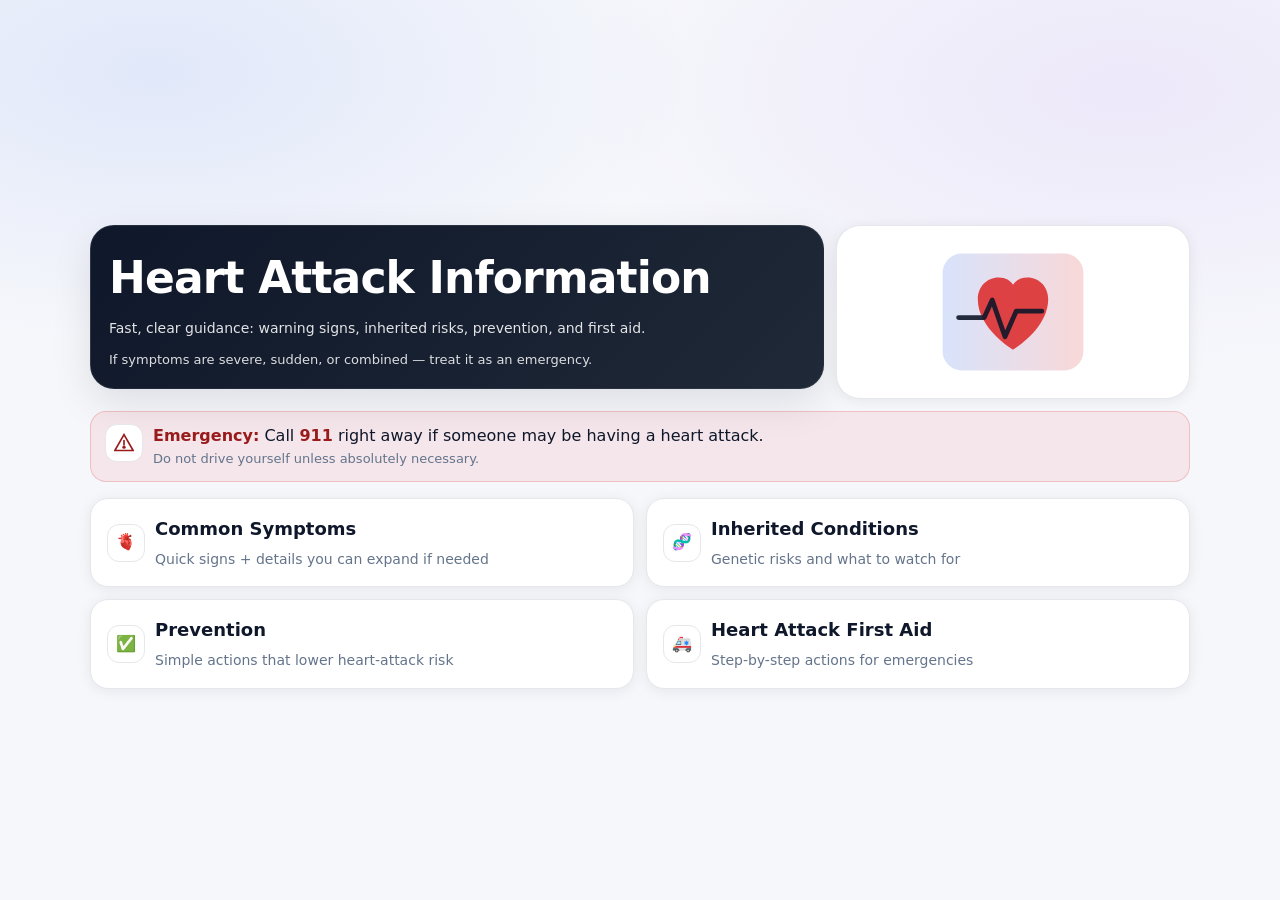
<file: index.html>
<!doctype html>
<html lang="en">
<head>
  <meta charset="utf-8" />
  <meta name="viewport" content="width=device-width, initial-scale=1" />
  <title>Heart Attack Information</title>
  <link rel="stylesheet" href="styles.css">
</head>

<body>
  <main class="fullscreen">
    <div class="fullscreen-inner">

      <section class="header">
        <div class="title-block">
          <h1>Heart Attack Information</h1>
          <p>Fast, clear guidance: warning signs, inherited risks, prevention, and first aid.</p>
          <div class="kicker">If symptoms are severe, sudden, or combined — treat it as an emergency.</div>
        </div>

        <div class="illustration" aria-hidden="true">
          <!-- Simple inline “graphic” (no image files needed) -->
          <svg width="160" height="140" viewBox="0 0 200 170" role="img">
            <defs>
              <linearGradient id="g" x1="0" x2="1">
                <stop offset="0" stop-color="#2563eb" stop-opacity="0.18"/>
                <stop offset="1" stop-color="#dc2626" stop-opacity="0.18"/>
              </linearGradient>
            </defs>
            <rect x="12" y="12" width="176" height="146" rx="24" fill="url(#g)" />
            <path d="M100 132s-44-26-44-63c0-15 11-27 26-27 9 0 15 4 18 9 3-5 9-9 18-9 15 0 26 12 26 27 0 37-44 63-44 63z"
                  fill="#dc2626" opacity="0.85"/>
            <path d="M32 92h32l10-22 16 46 14-32h32" fill="none" stroke="#0f172a" stroke-width="6" stroke-linecap="round" stroke-linejoin="round" opacity="0.9"/>
          </svg>
        </div>
      </section>

      <div class="emergency-strip">
        <div class="icon" aria-hidden="true">
          <svg width="20" height="20" viewBox="0 0 24 24">
            <path d="M12 2 1 21h22L12 2z" fill="none" stroke="#991b1b" stroke-width="2"/>
            <path d="M12 9v5" stroke="#991b1b" stroke-width="2" stroke-linecap="round"/>
            <path d="M12 17h.01" stroke="#991b1b" stroke-width="4" stroke-linecap="round"/>
          </svg>
        </div>
        <div>
          <strong>Emergency:</strong> Call <strong>911</strong> right away if someone may be having a heart attack.
          <div class="small">Do not drive yourself unless absolutely necessary.</div>
        </div>
      </div>

      <section class="home-grid">
        <a class="home-card" href="symptoms.html">
          <div class="row">
            <div class="icon" aria-hidden="true">🫀</div>
            <div>
              <h2>Common Symptoms</h2>
              <p>Quick signs + details you can expand if needed</p>
            </div>
          </div>
        </a>

        <a class="home-card" href="inherited.html">
          <div class="row">
            <div class="icon" aria-hidden="true">🧬</div>
            <div>
              <h2>Inherited Conditions</h2>
              <p>Genetic risks and what to watch for</p>
            </div>
          </div>
        </a>

        <a class="home-card" href="prevention.html">
          <div class="row">
            <div class="icon" aria-hidden="true">✅</div>
            <div>
              <h2>Prevention</h2>
              <p>Simple actions that lower heart-attack risk</p>
            </div>
          </div>
        </a>

        <a class="home-card" href="firstaid.html">
          <div class="row">
            <div class="icon" aria-hidden="true">🚑</div>
            <div>
              <h2>Heart Attack First Aid</h2>
              <p>Step-by-step actions for emergencies</p>
            </div>
          </div>
        </a>
      </section>

    </div>
  </main>
</body>
</html>
</file>
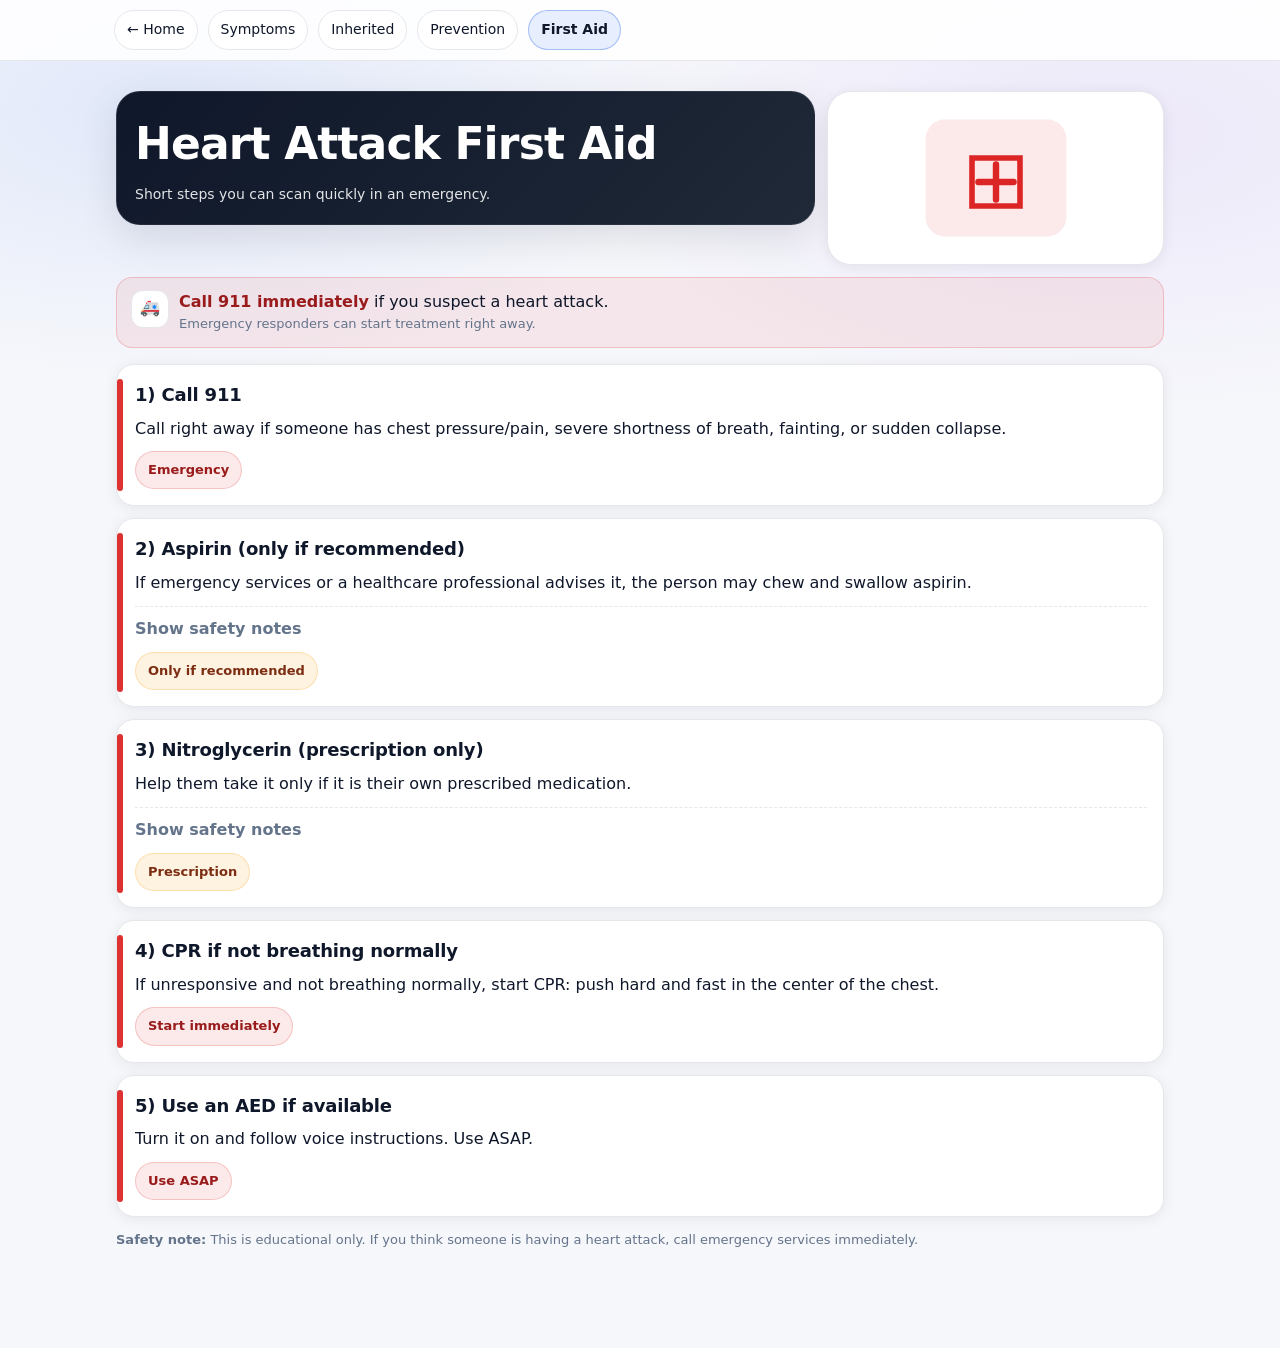
<file: firstaid.html>
<!doctype html>
<html lang="en">
<head>
  <meta charset="utf-8" />
  <meta name="viewport" content="width=device-width, initial-scale=1" />
  <title>Heart Attack First Aid</title>
  <link rel="stylesheet" href="styles.css">
</head>

<body>
  <nav>
    <div class="nav-wrap">
      <a class="nav-pill" href="index.html">← Home</a>
      <a class="nav-pill" href="symptoms.html">Symptoms</a>
      <a class="nav-pill" href="inherited.html">Inherited</a>
      <a class="nav-pill" href="prevention.html">Prevention</a>
      <a class="nav-pill active" href="firstaid.html">First Aid</a>
    </div>
  </nav>

  <main class="container">
    <section class="header">
      <div class="title-block">
        <h1>Heart Attack First Aid</h1>
        <p>Short steps you can scan quickly in an emergency.</p>
      </div>

      <div class="illustration" aria-hidden="true">
        <svg width="160" height="140" viewBox="0 0 200 170">
          <rect x="12" y="12" width="176" height="146" rx="24" fill="rgba(220,38,38,.10)"/>
          <path d="M70 60h60v60H70z" fill="none" stroke="#dc2626" stroke-width="7" rx="10"/>
          <path d="M100 68v44M78 90h44" stroke="#dc2626" stroke-width="8" stroke-linecap="round"/>
        </svg>
      </div>
    </section>

    <div class="emergency-strip">
      <div class="icon" aria-hidden="true">🚑</div>
      <div>
        <strong>Call 911 immediately</strong> if you suspect a heart attack.
        <div class="small">Emergency responders can start treatment right away.</div>
      </div>
    </div>

    <div class="card accent red">
      <h2>1) Call 911</h2>
      <p>Call right away if someone has chest pressure/pain, severe shortness of breath, fainting, or sudden collapse.</p>
      <div class="chips"><span class="chip red">Emergency</span></div>
    </div>

    <div class="card accent red">
      <h2>2) Aspirin (only if recommended)</h2>
      <p>If emergency services or a healthcare professional advises it, the person may chew and swallow aspirin.</p>
      <details><summary>Show safety notes</summary>
        <p>Do not give aspirin if allergic, bleeding risk, or told not to take it.</p>
      </details>
      <div class="chips"><span class="chip amber">Only if recommended</span></div>
    </div>

    <div class="card accent red">
      <h2>3) Nitroglycerin (prescription only)</h2>
      <p>Help them take it only if it is their own prescribed medication.</p>
      <details><summary>Show safety notes</summary>
        <p>Do not give nitroglycerin to someone who was not prescribed it.</p>
      </details>
      <div class="chips"><span class="chip amber">Prescription</span></div>
    </div>

    <div class="card accent red">
      <h2>4) CPR if not breathing normally</h2>
      <p>If unresponsive and not breathing normally, start CPR: push hard and fast in the center of the chest.</p>
      <div class="chips"><span class="chip red">Start immediately</span></div>
    </div>

    <div class="card accent red">
      <h2>5) Use an AED if available</h2>
      <p>Turn it on and follow voice instructions. Use ASAP.</p>
      <div class="chips"><span class="chip red">Use ASAP</span></div>
    </div>

    <p class="note"><strong>Safety note:</strong> This is educational only. If you think someone is having a heart attack, call emergency services immediately.</p>
  </main>
</body>
</html>
</file>
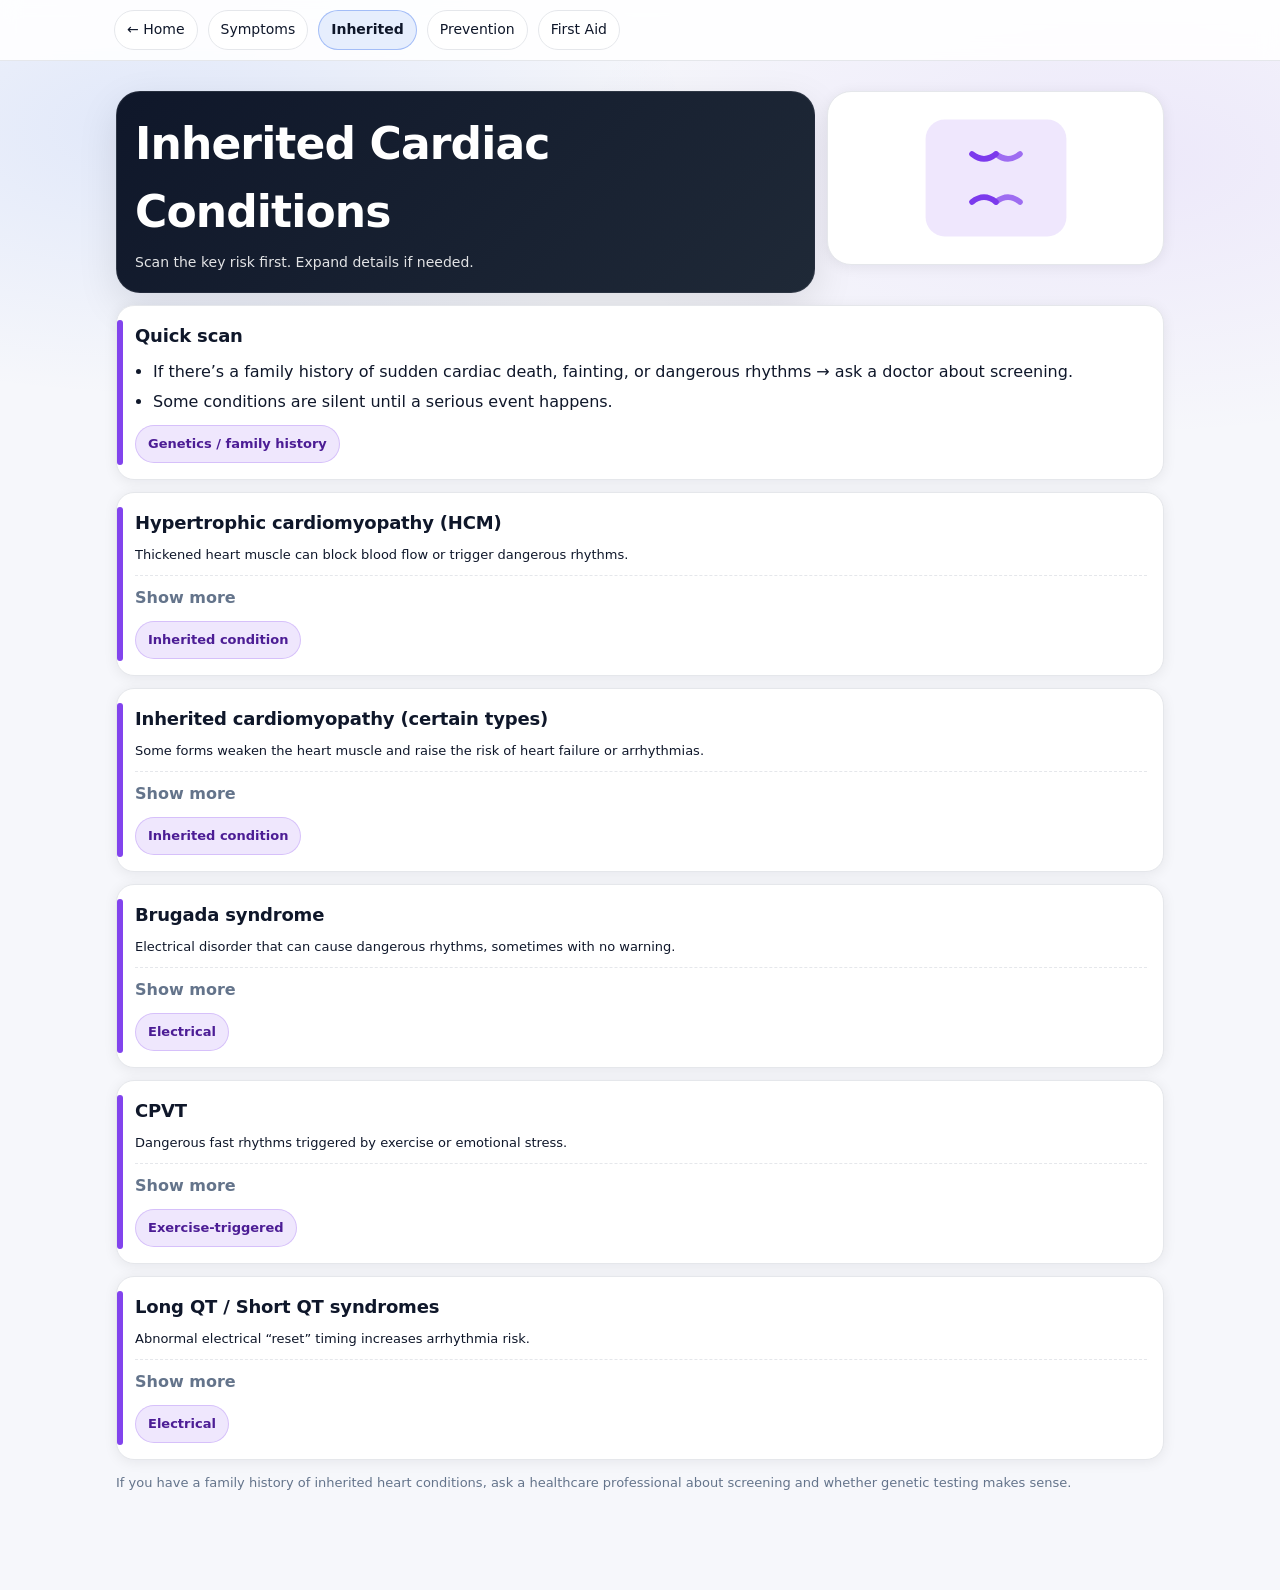
<file: inherited.html>
<!doctype html>
<html lang="en">
<head>
  <meta charset="utf-8" />
  <meta name="viewport" content="width=device-width, initial-scale=1" />
  <title>Inherited Cardiac Conditions</title>
  <link rel="stylesheet" href="styles.css">
</head>

<body>
  <nav>
    <div class="nav-wrap">
      <a class="nav-pill" href="index.html">← Home</a>
      <a class="nav-pill" href="symptoms.html">Symptoms</a>
      <a class="nav-pill active" href="inherited.html">Inherited</a>
      <a class="nav-pill" href="prevention.html">Prevention</a>
      <a class="nav-pill" href="firstaid.html">First Aid</a>
    </div>
  </nav>

  <main class="container">
    <section class="header">
      <div class="title-block">
        <h1>Inherited Cardiac Conditions</h1>
        <p>Scan the key risk first. Expand details if needed.</p>
      </div>

      <div class="illustration" aria-hidden="true">
        <svg width="160" height="140" viewBox="0 0 200 170">
          <rect x="12" y="12" width="176" height="146" rx="24" fill="rgba(124,58,237,.12)"/>
          <path d="M70 55c10 8 20 8 30 0M70 115c10-8 20-8 30 0" fill="none" stroke="#7c3aed" stroke-width="7" stroke-linecap="round"/>
          <path d="M100 55c10 8 20 8 30 0M100 115c10-8 20-8 30 0" fill="none" stroke="#7c3aed" stroke-width="7" stroke-linecap="round" opacity="0.7"/>
        </svg>
      </div>
    </section>

    <div class="card accent purple">
      <h2>Quick scan</h2>
      <ul class="list">
        <li>If there’s a family history of sudden cardiac death, fainting, or dangerous rhythms → ask a doctor about screening.</li>
        <li>Some conditions are silent until a serious event happens.</li>
      </ul>
      <div class="chips"><span class="chip purple">Genetics / family history</span></div>
    </div>

    <div class="card accent purple">
      <h2>Hypertrophic cardiomyopathy (HCM)</h2>
      <p class="note">Thickened heart muscle can block blood flow or trigger dangerous rhythms.</p>
      <details>
        <summary>Show more</summary>
        <p>Some people have no symptoms; others may have chest pain, fainting, or shortness of breath.</p>
        <p class="note">Often taught as ~1 in 500 (varies by population and how it’s measured).</p>
      </details>
      <div class="chips"><span class="chip purple">Inherited condition</span></div>
    </div>

    <div class="card accent purple">
      <h2>Inherited cardiomyopathy (certain types)</h2>
      <p class="note">Some forms weaken the heart muscle and raise the risk of heart failure or arrhythmias.</p>
      <details><summary>Show more</summary>
        <p>Examples include dilated or arrhythmogenic cardiomyopathy in some families.</p>
      </details>
      <div class="chips"><span class="chip purple">Inherited condition</span></div>
    </div>

    <div class="card accent purple">
      <h2>Brugada syndrome</h2>
      <p class="note">Electrical disorder that can cause dangerous rhythms, sometimes with no warning.</p>
      <details><summary>Show more</summary>
        <p>It may not show symptoms until fainting or sudden cardiac arrest occurs.</p>
      </details>
      <div class="chips"><span class="chip purple">Electrical</span></div>
    </div>

    <div class="card accent purple">
      <h2>CPVT</h2>
      <p class="note">Dangerous fast rhythms triggered by exercise or emotional stress.</p>
      <details><summary>Show more</summary>
        <p>Heart structure can be normal, but rhythm becomes unstable with adrenaline.</p>
      </details>
      <div class="chips"><span class="chip purple">Exercise-triggered</span></div>
    </div>

    <div class="card accent purple">
      <h2>Long QT / Short QT syndromes</h2>
      <p class="note">Abnormal electrical “reset” timing increases arrhythmia risk.</p>
      <details><summary>Show more</summary>
        <p>Long QT can cause fainting, seizures, or sudden arrest; short QT is rare but serious.</p>
      </details>
      <div class="chips"><span class="chip purple">Electrical</span></div>
    </div>

    <p class="note">
      If you have a family history of inherited heart conditions, ask a healthcare professional about screening and whether genetic testing makes sense.
    </p>
  </main>
</body>
</html>
</file>
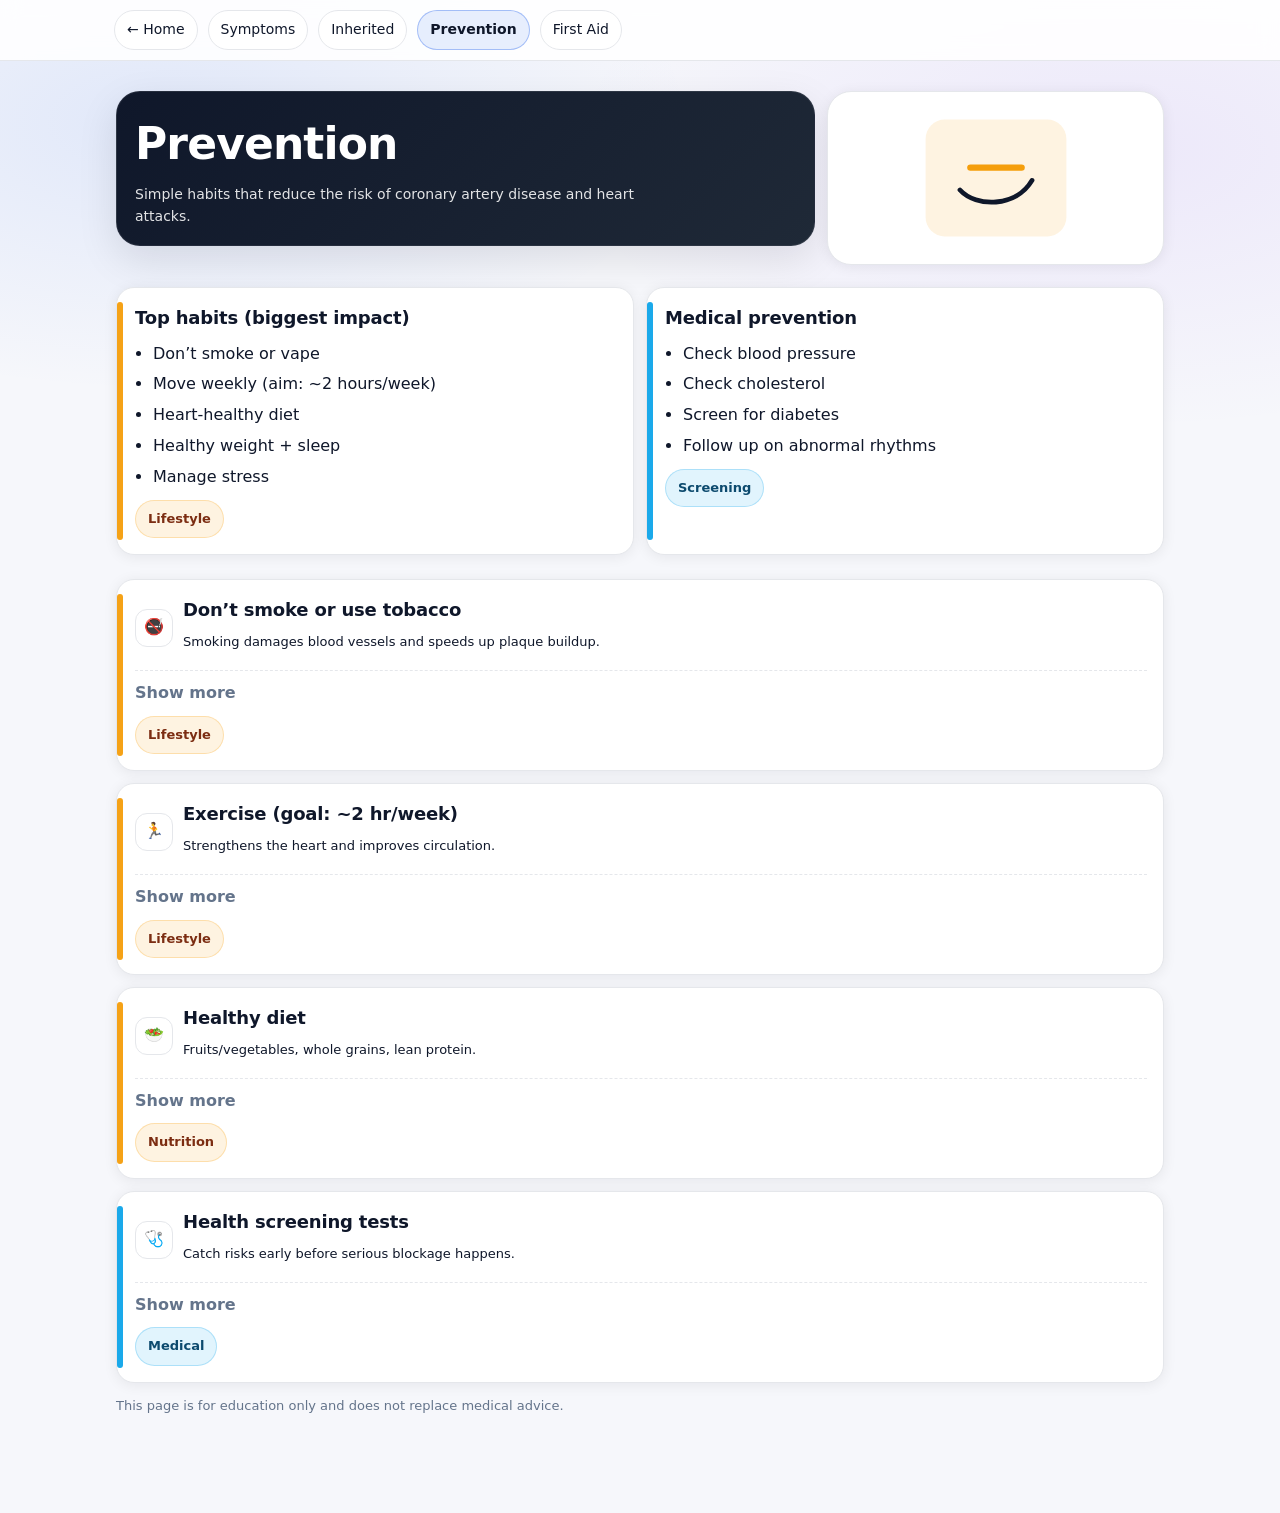
<file: prevention.html>
<!doctype html>
<html lang="en">
<head>
  <meta charset="utf-8" />
  <meta name="viewport" content="width=device-width, initial-scale=1" />
  <title>Prevention</title>
  <link rel="stylesheet" href="styles.css">
</head>

<body>
  <nav>
    <div class="nav-wrap">
      <a class="nav-pill" href="index.html">← Home</a>
      <a class="nav-pill" href="symptoms.html">Symptoms</a>
      <a class="nav-pill" href="inherited.html">Inherited</a>
      <a class="nav-pill active" href="prevention.html">Prevention</a>
      <a class="nav-pill" href="firstaid.html">First Aid</a>
    </div>
  </nav>

  <main class="container">
    <section class="header">
      <div class="title-block">
        <h1>Prevention</h1>
        <p>Simple habits that reduce the risk of coronary artery disease and heart attacks.</p>
      </div>

      <div class="illustration" aria-hidden="true">
        <svg width="160" height="140" viewBox="0 0 200 170">
          <rect x="12" y="12" width="176" height="146" rx="24" fill="rgba(245,158,11,.12)"/>
          <path d="M55 100c20 22 70 22 90-12" fill="none" stroke="#0f172a" stroke-width="6" stroke-linecap="round"/>
          <path d="M68 72h64" stroke="#f59e0b" stroke-width="8" stroke-linecap="round"/>
        </svg>
      </div>
    </section>

    <div class="grid-2">
      <div class="card accent amber">
        <h2>Top habits (biggest impact)</h2>
        <ul class="list">
          <li>Don’t smoke or vape</li>
          <li>Move weekly (aim: ~2 hours/week)</li>
          <li>Heart-healthy diet</li>
          <li>Healthy weight + sleep</li>
          <li>Manage stress</li>
        </ul>
        <div class="chips">
          <span class="chip amber">Lifestyle</span>
        </div>
      </div>

      <div class="card accent sky">
        <h2>Medical prevention</h2>
        <ul class="list">
          <li>Check blood pressure</li>
          <li>Check cholesterol</li>
          <li>Screen for diabetes</li>
          <li>Follow up on abnormal rhythms</li>
        </ul>
        <div class="chips">
          <span class="chip sky">Screening</span>
        </div>
      </div>
    </div>

    <div class="card accent amber">
      <div class="row">
        <div class="icon" aria-hidden="true">🚭</div>
        <div>
          <h2>Don’t smoke or use tobacco</h2>
          <p class="note">Smoking damages blood vessels and speeds up plaque buildup.</p>
        </div>
      </div>
      <details><summary>Show more</summary><p>Avoiding tobacco improves circulation and lowers blood pressure over time.</p></details>
      <div class="chips"><span class="chip amber">Lifestyle</span></div>
    </div>

    <div class="card accent amber">
      <div class="row">
        <div class="icon" aria-hidden="true">🏃</div>
        <div>
          <h2>Exercise (goal: ~2 hr/week)</h2>
          <p class="note">Strengthens the heart and improves circulation.</p>
        </div>
      </div>
      <details><summary>Show more</summary><p>Regular movement can lower LDL cholesterol, blood pressure, and blood sugar.</p></details>
      <div class="chips"><span class="chip amber">Lifestyle</span></div>
    </div>

    <div class="card accent amber">
      <div class="row">
        <div class="icon" aria-hidden="true">🥗</div>
        <div>
          <h2>Healthy diet</h2>
          <p class="note">Fruits/vegetables, whole grains, lean protein.</p>
        </div>
      </div>
      <details><summary>Show more</summary><p>Helps lower cholesterol and inflammation, keeping arteries more open.</p></details>
      <div class="chips"><span class="chip amber">Nutrition</span></div>
    </div>

    <div class="card accent sky">
      <div class="row">
        <div class="icon" aria-hidden="true">🩺</div>
        <div>
          <h2>Health screening tests</h2>
          <p class="note">Catch risks early before serious blockage happens.</p>
        </div>
      </div>
      <details><summary>Show more</summary><p>Ask about blood pressure, cholesterol, diabetes, and rhythm checks if you have symptoms or family history.</p></details>
      <div class="chips"><span class="chip sky">Medical</span></div>
    </div>

    <p class="note">This page is for education only and does not replace medical advice.</p>
  </main>
</body>
</html>
</file>
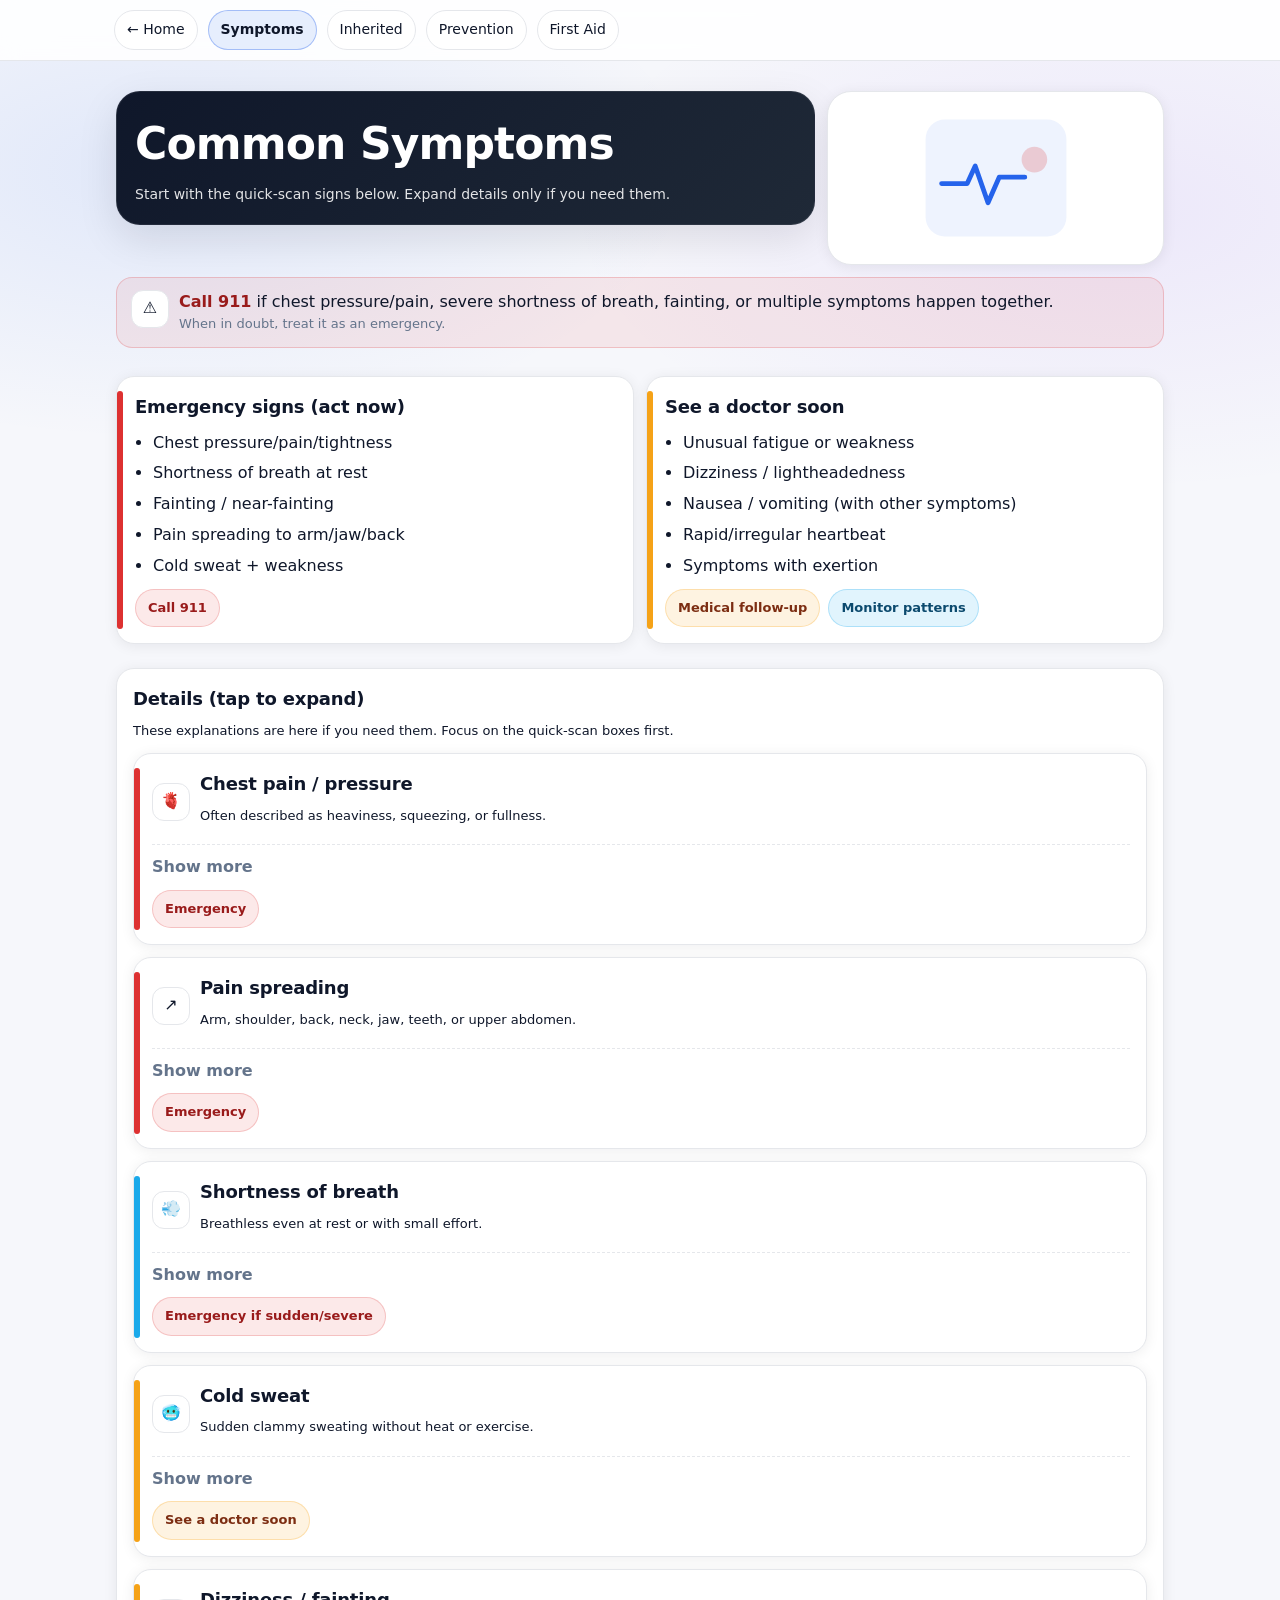
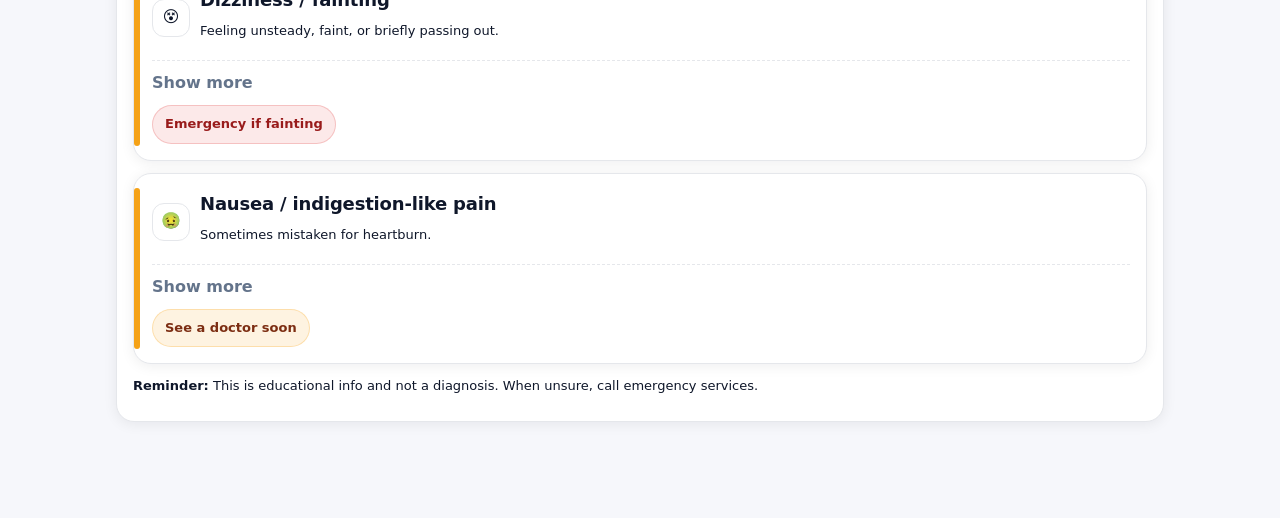
<file: symptoms.html>
<!doctype html>
<html lang="en">
<head>
  <meta charset="utf-8" />
  <meta name="viewport" content="width=device-width, initial-scale=1" />
  <title>Common Symptoms</title>
  <link rel="stylesheet" href="styles.css">
</head>

<body>
  <nav>
    <div class="nav-wrap">
      <a class="nav-pill" href="index.html">← Home</a>
      <a class="nav-pill active" href="symptoms.html">Symptoms</a>
      <a class="nav-pill" href="inherited.html">Inherited</a>
      <a class="nav-pill" href="prevention.html">Prevention</a>
      <a class="nav-pill" href="firstaid.html">First Aid</a>
    </div>
  </nav>

  <main class="container">

    <section class="header">
      <div class="title-block">
        <h1>Common Symptoms</h1>
        <p>Start with the quick-scan signs below. Expand details only if you need them.</p>
      </div>

      <div class="illustration" aria-hidden="true">
        <svg width="160" height="140" viewBox="0 0 200 170">
          <rect x="12" y="12" width="176" height="146" rx="24" fill="rgba(37,99,235,.08)"/>
          <path d="M32 92h32l10-22 16 46 14-32h32" fill="none" stroke="#2563eb" stroke-width="6" stroke-linecap="round" stroke-linejoin="round"/>
          <circle cx="148" cy="62" r="16" fill="rgba(220,38,38,.20)"/>
        </svg>
      </div>
    </section>

    <div class="emergency-strip">
      <div class="icon" aria-hidden="true">⚠️</div>
      <div>
        <strong>Call 911</strong> if chest pressure/pain, severe shortness of breath, fainting, or multiple symptoms happen together.
        <div class="small">When in doubt, treat it as an emergency.</div>
      </div>
    </div>

    <!-- QUICK SCAN -->
    <div class="grid-2">
      <div class="card accent red">
        <h2>Emergency signs (act now)</h2>
        <ul class="list">
          <li>Chest pressure/pain/tightness</li>
          <li>Shortness of breath at rest</li>
          <li>Fainting / near-fainting</li>
          <li>Pain spreading to arm/jaw/back</li>
          <li>Cold sweat + weakness</li>
        </ul>
        <div class="chips">
          <span class="chip red">Call 911</span>
        </div>
      </div>

      <div class="card accent amber">
        <h2>See a doctor soon</h2>
        <ul class="list">
          <li>Unusual fatigue or weakness</li>
          <li>Dizziness / lightheadedness</li>
          <li>Nausea / vomiting (with other symptoms)</li>
          <li>Rapid/irregular heartbeat</li>
          <li>Symptoms with exertion</li>
        </ul>
        <div class="chips">
          <span class="chip amber">Medical follow-up</span>
          <span class="chip sky">Monitor patterns</span>
        </div>
      </div>
    </div>

    <!-- DETAILS (LESS TEXT OVERLOAD) -->
    <div class="card">
      <h2>Details (tap to expand)</h2>
      <p class="note">These explanations are here if you need them. Focus on the quick-scan boxes first.</p>

      <div class="card accent red">
        <div class="row">
          <div class="icon" aria-hidden="true">🫀</div>
          <div>
            <h2>Chest pain / pressure</h2>
            <p class="note">Often described as heaviness, squeezing, or fullness.</p>
          </div>
        </div>
        <details>
          <summary>Show more</summary>
          <p>It may last minutes or come and go. Many people feel it in the middle or left chest.</p>
        </details>
        <div class="chips"><span class="chip red">Emergency</span></div>
      </div>

      <div class="card accent red">
        <div class="row">
          <div class="icon" aria-hidden="true">↗️</div>
          <div>
            <h2>Pain spreading</h2>
            <p class="note">Arm, shoulder, back, neck, jaw, teeth, or upper abdomen.</p>
          </div>
        </div>
        <details>
          <summary>Show more</summary>
          <p>Heart-related pain can move beyond the chest and may feel aching or heavy.</p>
        </details>
        <div class="chips"><span class="chip red">Emergency</span></div>
      </div>

      <div class="card accent sky">
        <div class="row">
          <div class="icon" aria-hidden="true">💨</div>
          <div>
            <h2>Shortness of breath</h2>
            <p class="note">Breathless even at rest or with small effort.</p>
          </div>
        </div>
        <details>
          <summary>Show more</summary>
          <p>This can mean the heart is struggling to pump enough blood.</p>
        </details>
        <div class="chips"><span class="chip red">Emergency if sudden/severe</span></div>
      </div>

      <div class="card accent amber">
        <div class="row">
          <div class="icon" aria-hidden="true">🥶</div>
          <div>
            <h2>Cold sweat</h2>
            <p class="note">Sudden clammy sweating without heat or exercise.</p>
          </div>
        </div>
        <details>
          <summary>Show more</summary>
          <p>Can be a stress response from the body during heart strain.</p>
        </details>
        <div class="chips"><span class="chip amber">See a doctor soon</span></div>
      </div>

      <div class="card accent amber">
        <div class="row">
          <div class="icon" aria-hidden="true">😵</div>
          <div>
            <h2>Dizziness / fainting</h2>
            <p class="note">Feeling unsteady, faint, or briefly passing out.</p>
          </div>
        </div>
        <details>
          <summary>Show more</summary>
          <p>May happen if the brain isn’t getting enough blood/oxygen. Treat fainting as serious.</p>
        </details>
        <div class="chips"><span class="chip red">Emergency if fainting</span></div>
      </div>

      <div class="card accent amber">
        <div class="row">
          <div class="icon" aria-hidden="true">🤢</div>
          <div>
            <h2>Nausea / indigestion-like pain</h2>
            <p class="note">Sometimes mistaken for heartburn.</p>
          </div>
        </div>
        <details>
          <summary>Show more</summary>
          <p>If unusual for you or paired with chest pressure, sweating, or weakness, take it seriously.</p>
        </details>
        <div class="chips"><span class="chip amber">See a doctor soon</span></div>
      </div>

      <p class="note"><strong>Reminder:</strong> This is educational info and not a diagnosis. When unsure, call emergency services.</p>
    </div>

  </main>
</body>
</html>
</file>
<file: styles.css>
:root{
  --bg: #f6f7fb;
  --card: #ffffff;
  --text: #0f172a;
  --muted: #64748b;
  --border: #e5e7eb;

  --shadow: 0 14px 40px rgba(2,6,23,.10);
  --shadow-sm: 0 2px 14px rgba(2,6,23,.07);

  --max: 1080px;
  --radius: 18px;

  --accent: #2563eb;     /* blue */
  --danger: #dc2626;     /* red */
  --warn: #f59e0b;       /* amber */
  --info: #0ea5e9;       /* sky */
  --purple: #7c3aed;
}

*{ box-sizing: border-box; }
html{ scroll-behavior: smooth; }

body{
  margin: 0;
  font-family: system-ui, -apple-system, Segoe UI, Roboto, Arial, Helvetica, sans-serif;
  background:
    radial-gradient(900px 450px at 12% 8%, rgba(37,99,235,.10), transparent 60%),
    radial-gradient(900px 450px at 88% 10%, rgba(124,58,237,.08), transparent 62%),
    var(--bg);
  color: var(--text);
  line-height: 1.55;
}

a{ color: inherit; }

.container{
  max-width: var(--max);
  margin: 0 auto;
  padding: 16px 16px 84px;
}

/* ---------- Top Nav ---------- */
nav{
  position: sticky;
  top: 0;
  z-index: 20;
  background: rgba(255,255,255,.88);
  backdrop-filter: blur(10px);
  border-bottom: 1px solid var(--border);
}

.nav-wrap{
  max-width: var(--max);
  margin: 0 auto;
  padding: 10px 14px;
  display: flex;
  gap: 10px;
  flex-wrap: wrap;
  align-items: center;
}

.nav-pill{
  text-decoration: none;
  padding: 8px 12px;
  border-radius: 999px;
  border: 1px solid var(--border);
  background: #fff;
  font-size: 14px;
  transition: background .2s ease, border-color .2s ease, transform .06s ease;
}

.nav-pill:hover{ background: #f1f5f9; border-color: #d1d5db; }
.nav-pill:active{ transform: translateY(1px); }

.nav-pill.active{
  border-color: rgba(37,99,235,.35);
  background: rgba(37,99,235,.10);
  font-weight: 700;
}

/* ---------- Page header ---------- */
.header{
  margin: 14px 0 10px;
  display: grid;
  gap: 12px;
  align-items: start;
}

@media (min-width: 860px){
  .header{ grid-template-columns: 1.35fr .65fr; }
}

.title-block{
  background: linear-gradient(135deg, #0f172a, #1f2937);
  color: #fff;
  border-radius: 24px;
  padding: 18px;
  box-shadow: var(--shadow);
  border: 1px solid rgba(255,255,255,.08);
}

.title-block h1{
  margin: 0 0 6px;
  font-size: clamp(28px, 4.2vw, 44px);
  letter-spacing: -0.02em;
}

.title-block p{
  margin: 0;
  color: rgba(255,255,255,.88);
  font-size: 14px;
  max-width: 62ch;
}

.illustration{
  border-radius: 24px;
  background: #ffffff;
  border: 1px solid var(--border);
  box-shadow: var(--shadow-sm);
  padding: 16px;
  display: flex;
  align-items: center;
  justify-content: center;
}

/* ---------- Emergency strip ---------- */
.emergency-strip{
  margin: 12px 0 16px;
  border-radius: 16px;
  border: 1px solid rgba(220,38,38,.20);
  background: rgba(220,38,38,.08);
  padding: 12px 14px;
  display: flex;
  gap: 10px;
  align-items: start;
}

.emergency-strip strong{ color: #991b1b; }
.emergency-strip .small{ color: var(--muted); font-size: 13px; }

/* ---------- Cards ---------- */
.card{
  background: var(--card);
  border: 1px solid var(--border);
  border-radius: var(--radius);
  padding: 16px;
  margin: 12px 0;
  box-shadow: var(--shadow-sm);
}

.card h2{
  margin: 0 0 8px;
  font-size: 18px;
  letter-spacing: -0.01em;
}

.card p{ margin: 8px 0; color: var(--text); }
.note{ color: var(--muted); font-size: 13px; }

/* ---------- Icon row + chips ---------- */
.row{
  display:flex;
  gap: 10px;
  align-items: center;
}

.icon{
  width: 38px;
  height: 38px;
  border-radius: 12px;
  border: 1px solid var(--border);
  display:flex;
  align-items:center;
  justify-content:center;
  background: #fff;
  flex: 0 0 auto;
}

.chips{
  display:flex;
  flex-wrap: wrap;
  gap: 8px;
  margin-top: 10px;
}

.chip{
  display:inline-flex;
  align-items:center;
  gap: 8px;
  font-size: 13px;
  font-weight: 700;
  padding: 8px 12px;
  border-radius: 999px;
  border: 1px solid var(--border);
  background: #fff;
  color: var(--text);
}

.chip.red{ background: rgba(220,38,38,.10); border-color: rgba(220,38,38,.20); color:#991b1b; }
.chip.amber{ background: rgba(245,158,11,.12); border-color: rgba(245,158,11,.25); color:#7c2d12; }
.chip.sky{ background: rgba(14,165,233,.12); border-color: rgba(14,165,233,.25); color:#0c4a6e; }
.chip.purple{ background: rgba(124,58,237,.12); border-color: rgba(124,58,237,.22); color:#4c1d95; }

/* ---------- Accent cards ---------- */
.accent{
  position: relative;
  padding-left: 18px;
}
.accent::before{
  content:"";
  position:absolute;
  left:0;
  top:14px;
  bottom:14px;
  width:6px;
  border-radius: 999px;
  background: var(--accent);
  opacity: .95;
}

.accent.red::before{ background: var(--danger); }
.accent.amber::before{ background: var(--warn); }
.accent.sky::before{ background: var(--info); }
.accent.purple::before{ background: var(--purple); }

/* ---------- Quick scan grid ---------- */
.grid-2{
  display: grid;
  grid-template-columns: 1fr;
  gap: 12px;
}
@media (min-width: 860px){
  .grid-2{ grid-template-columns: 1fr 1fr; }
}

.list{
  margin: 10px 0 0;
  padding-left: 18px;
  color: var(--text);
}
.list li{ margin: 6px 0; }

/* ---------- Scan-friendly accordion for long text ---------- */
details{
  border-top: 1px dashed var(--border);
  margin-top: 10px;
  padding-top: 10px;
}
summary{
  cursor: pointer;
  font-weight: 800;
  color: var(--muted);
  list-style: none;
}
summary::-webkit-details-marker{ display:none; }
details[open] summary{ color: var(--text); }

/* ---------- Home layout ---------- */
.fullscreen{
  min-height: 100vh;
  display:flex;
  align-items:center;
  justify-content:center;
  padding: 18px;
}
.fullscreen-inner{
  width: 100%;
  max-width: 1100px;
}

.home-grid{
  display:grid;
  grid-template-columns: 1fr;
  gap: 12px;
  margin-top: 14px;
}
@media (min-width: 860px){
  .home-grid{ grid-template-columns: 1fr 1fr; }
}

.home-card{
  background: white;
  border-radius: 18px;
  padding: 16px;
  border: 1px solid var(--border);
  box-shadow: var(--shadow-sm);
  text-decoration: none;
  transition: transform .12s ease, box-shadow .12s ease;
}
.home-card:hover{ transform: translateY(-2px); box-shadow: var(--shadow); }

.home-card h2{ margin: 0 0 6px; font-size: 18px; }
.home-card p{ margin: 0; color: var(--muted); font-size: 14px; }

.kicker{
  margin-top: 10px;
  color: rgba(255,255,255,.85);
  font-size: 13px;
}
</file>
